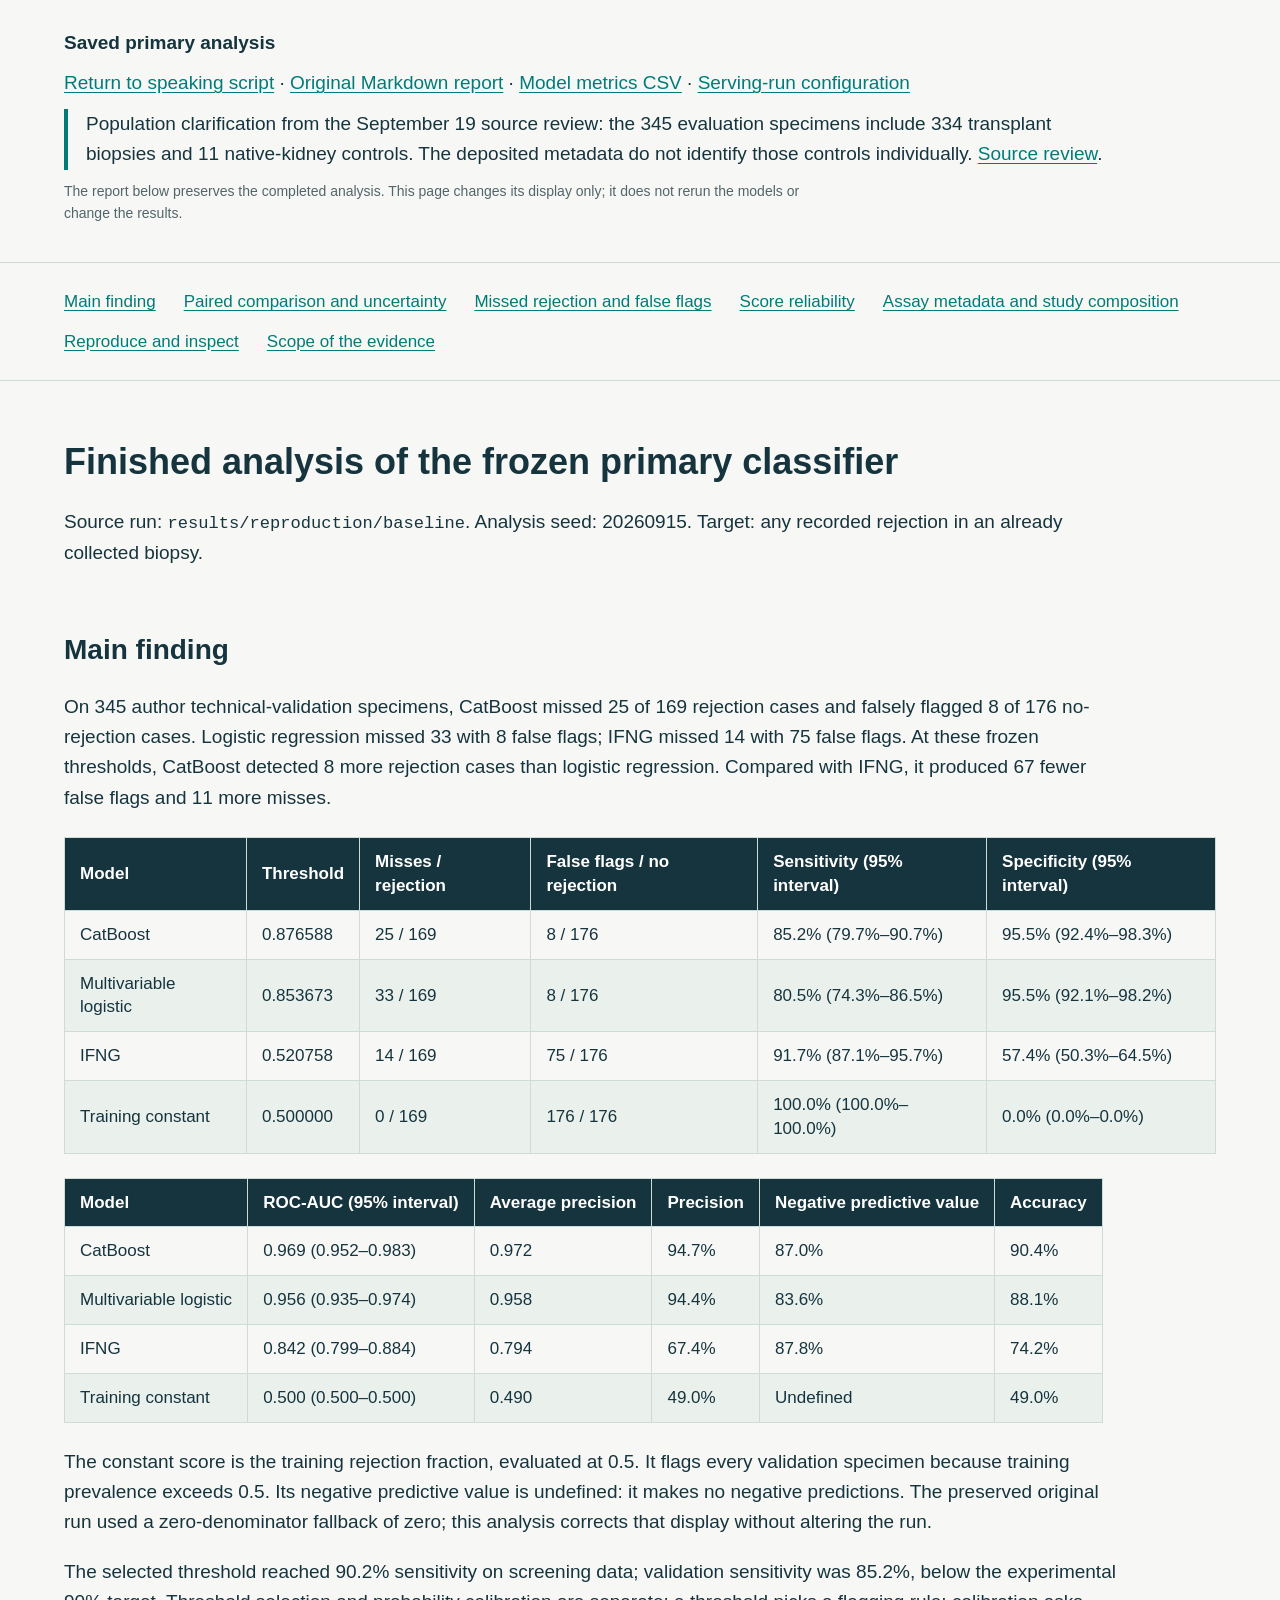
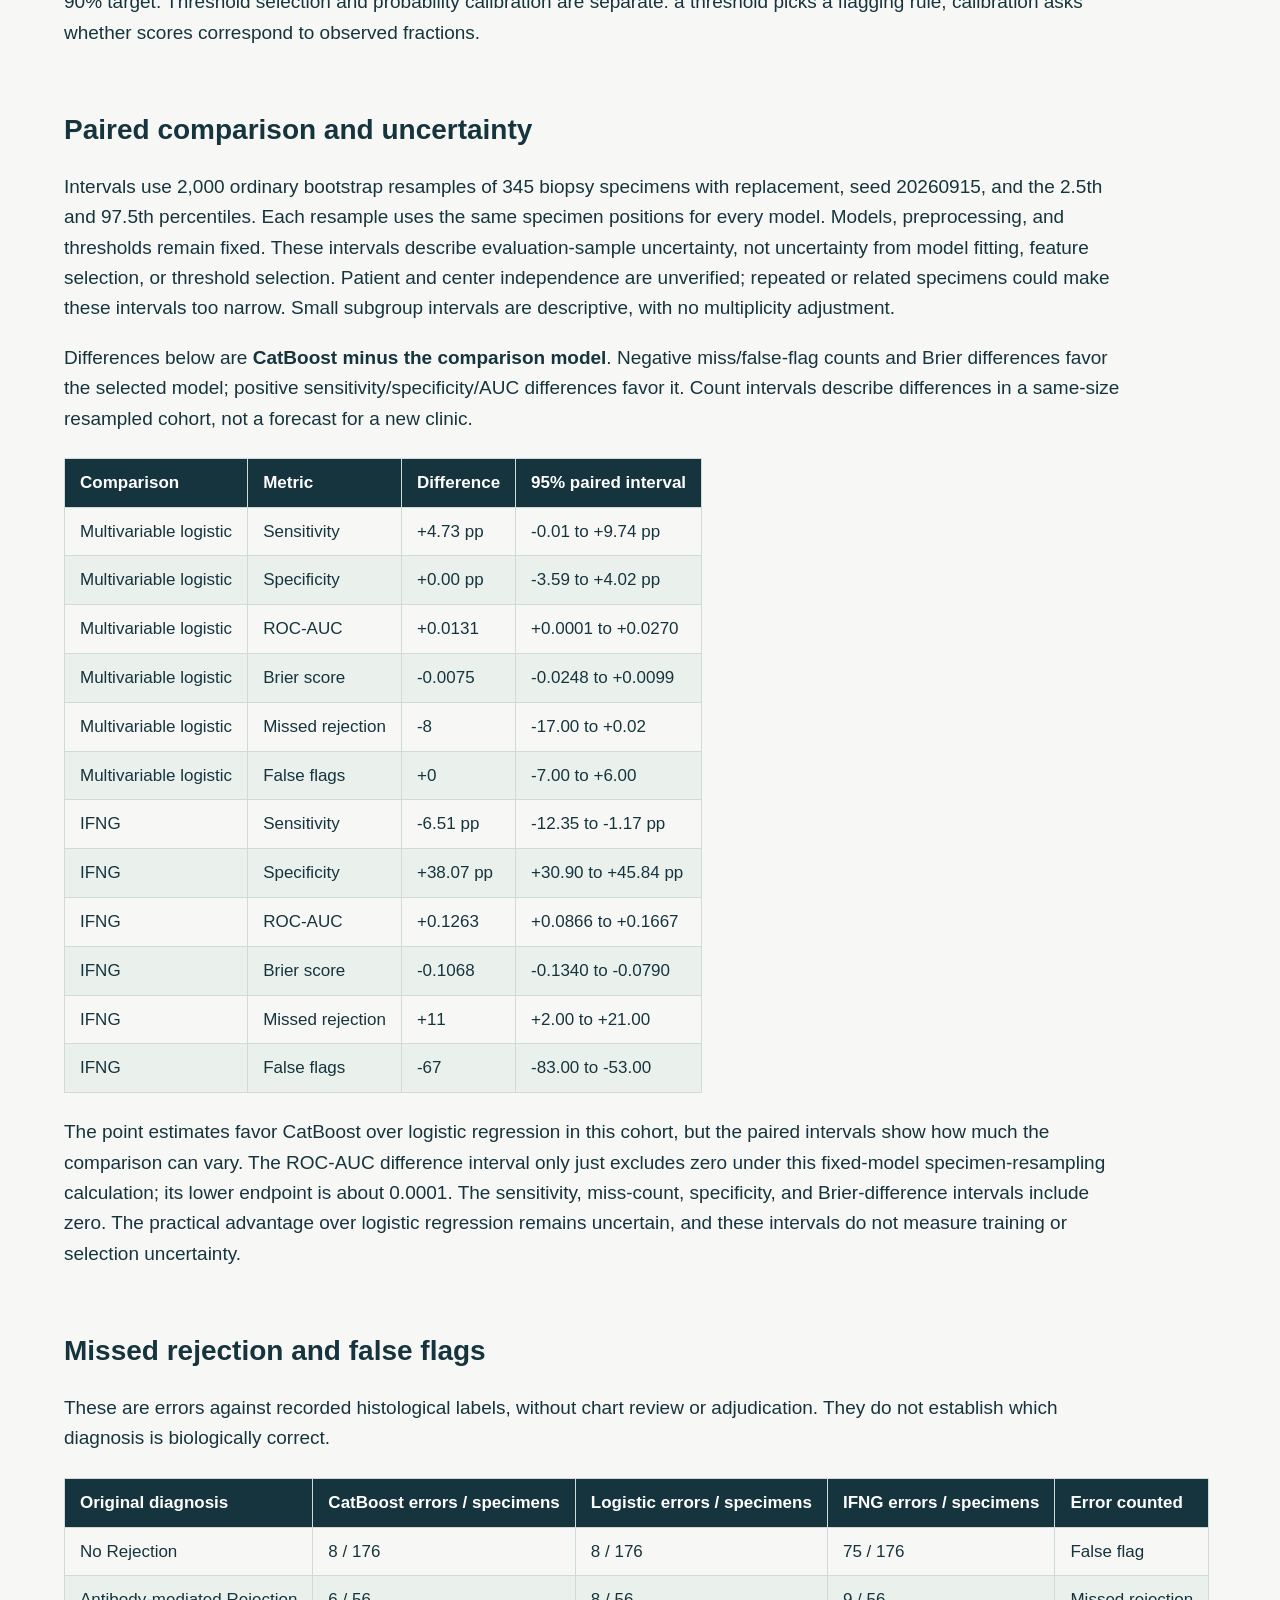
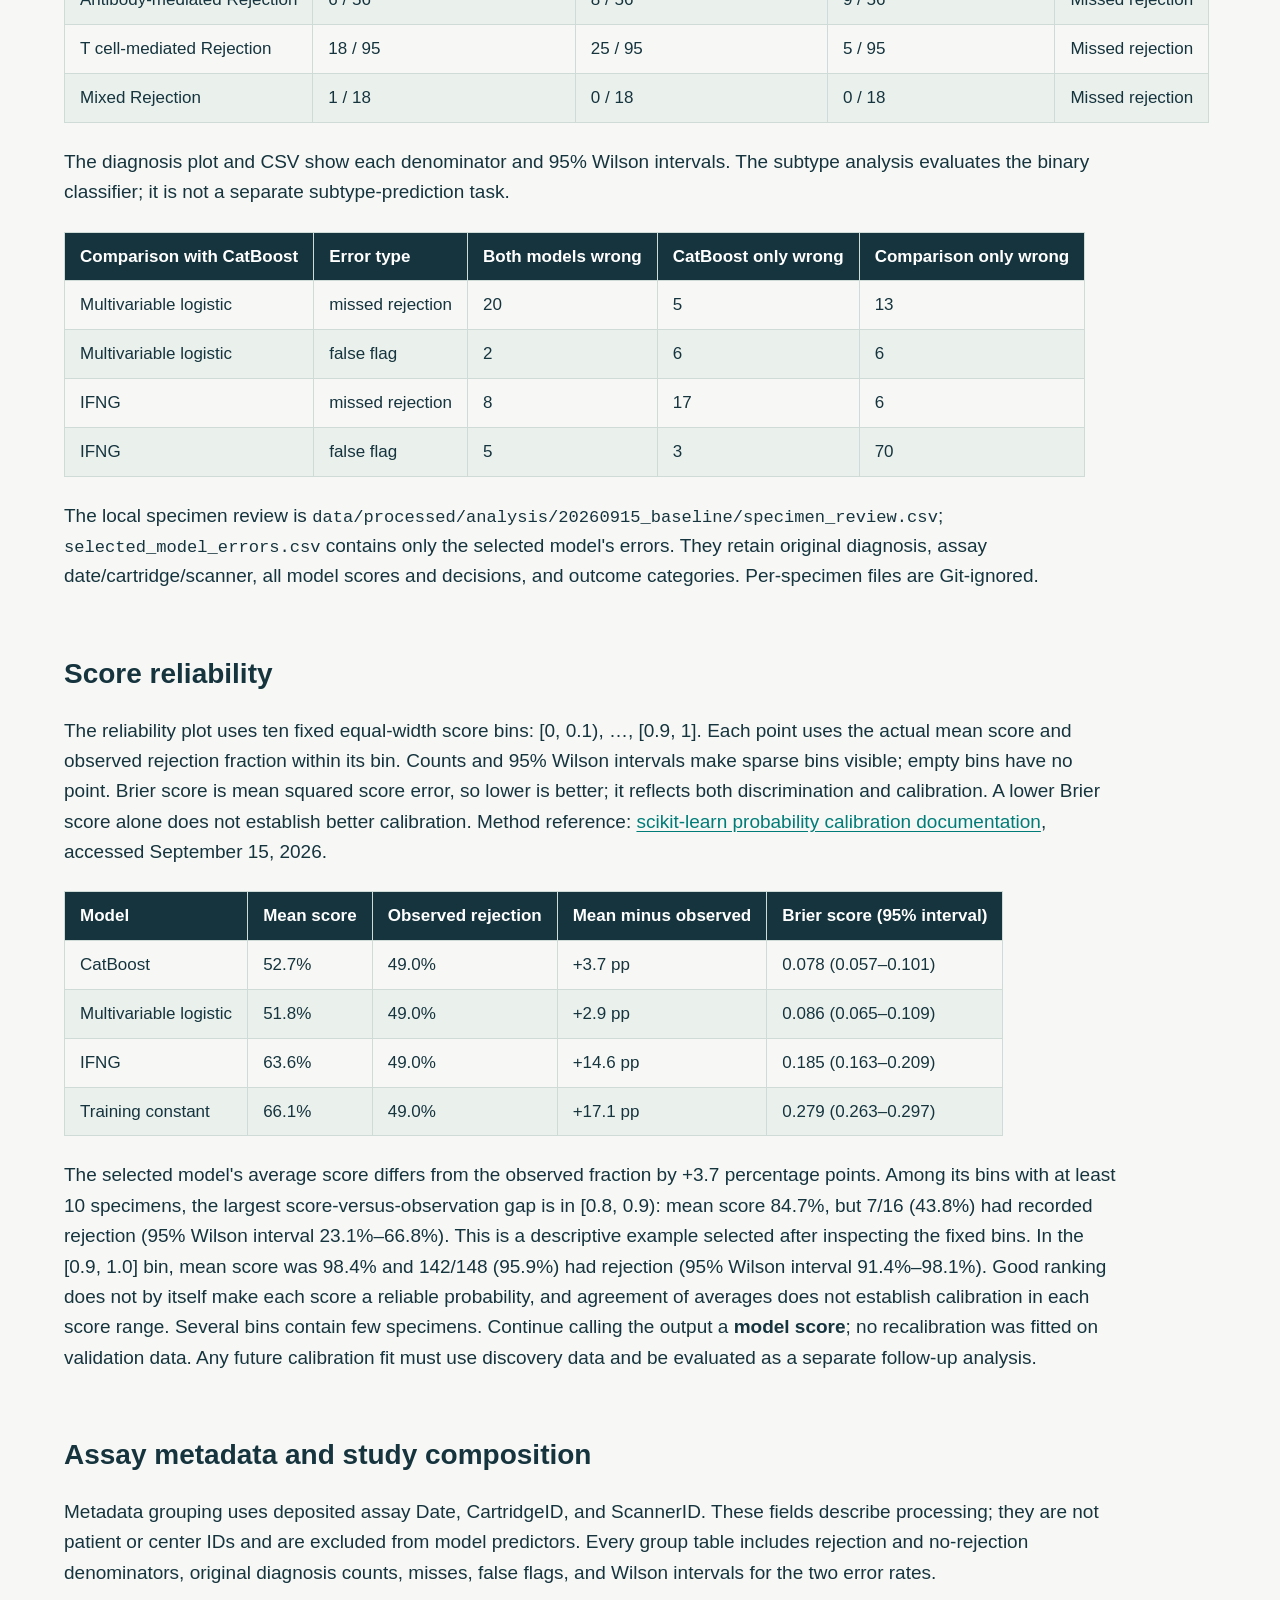
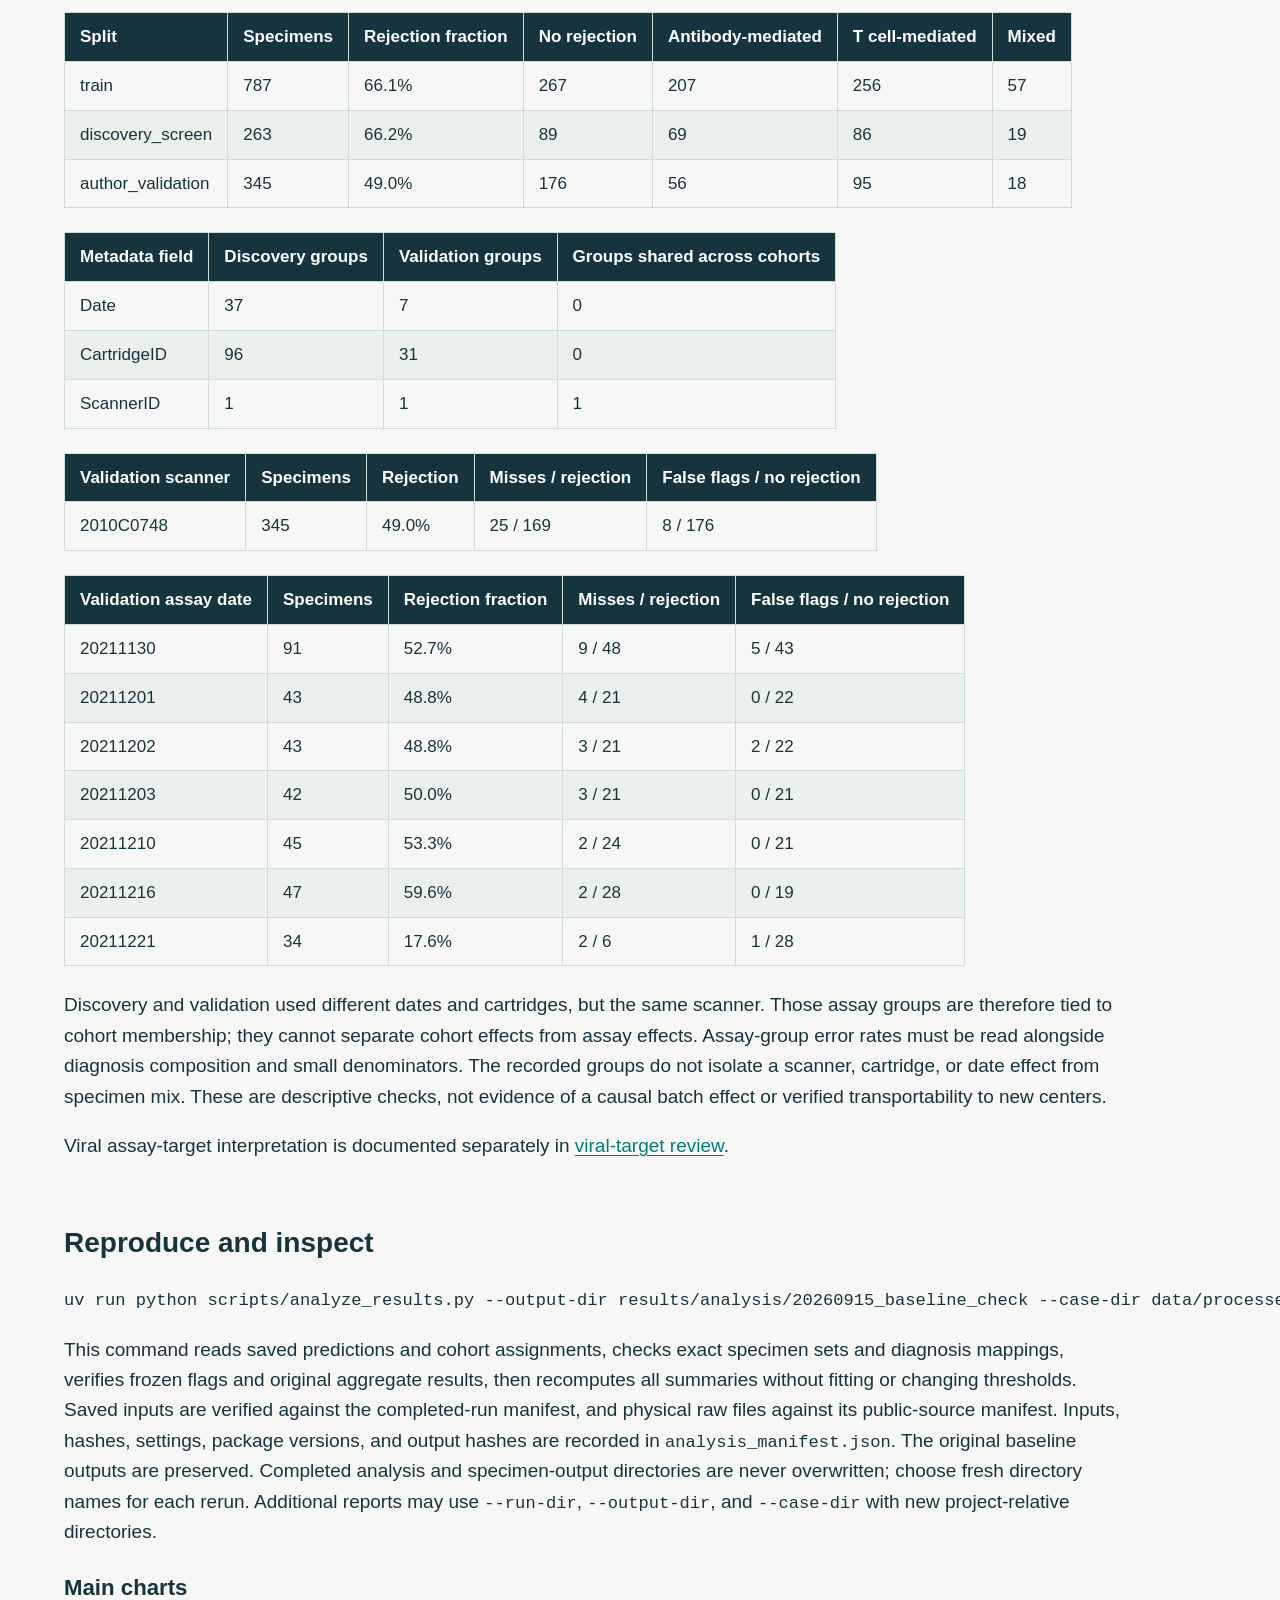
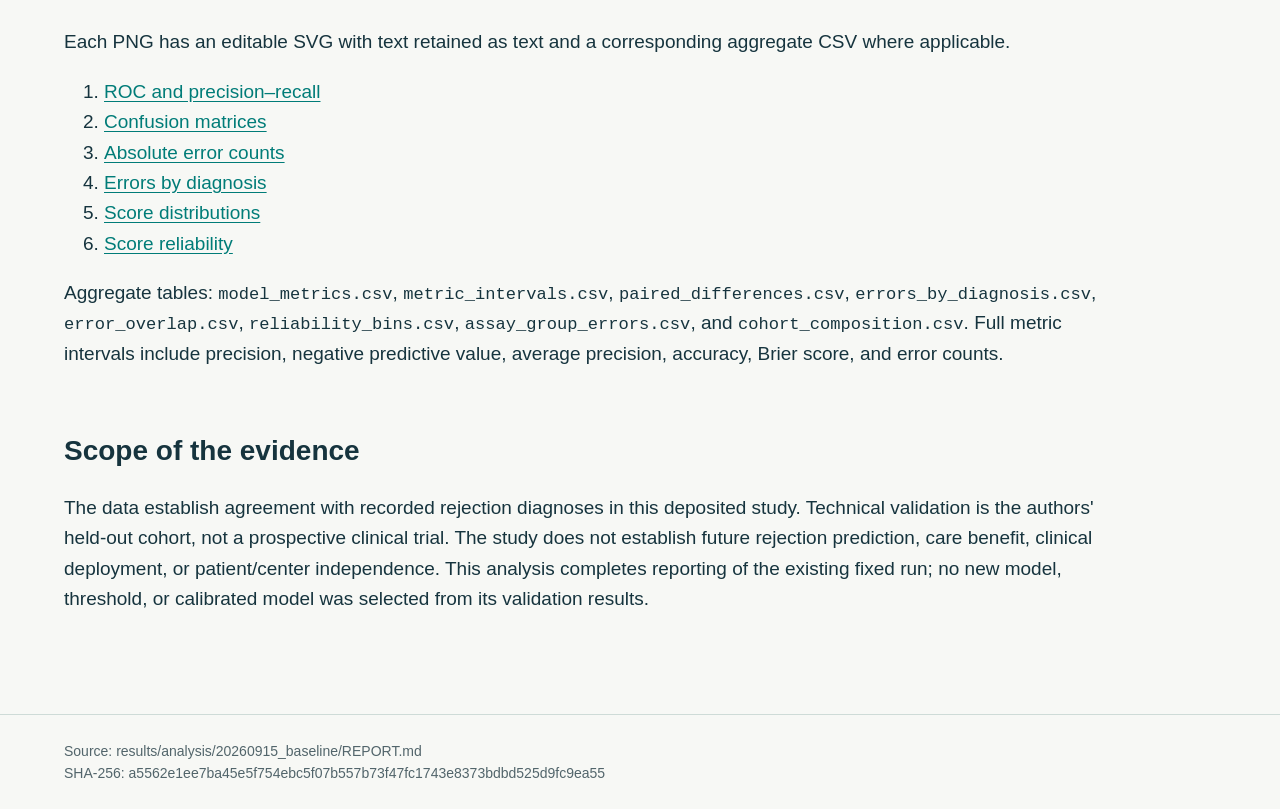
<file: presentation/analysis_report.html>
<!doctype html>
<html lang="en"><head><meta charset="utf-8"><meta name="viewport" content="width=device-width,initial-scale=1">
<title>Primary analysis report · Kidney biopsy classifier</title>
<style>
:root{color-scheme:light}*{box-sizing:border-box}html{scroll-behavior:smooth;scroll-padding-top:25px}body{margin:0;background:#F7F8F5;color:#16343E;font:19px/1.6 Arial,sans-serif}header{padding:28px 5vw;border-bottom:1px solid #CEDBD7}header p{margin:0 0 10px}a{color:#007C78;text-underline-offset:3px}nav{padding:25px 5vw;border-bottom:1px solid #CEDBD7;display:flex;gap:12px 28px;flex-wrap:wrap;font-size:17px}main{max-width:1500px;margin:auto;padding:35px 5vw 80px}h1{font-size:36px;line-height:1.2}h2{font-size:28px;margin:60px 0 18px}p{max-width:100ch}table{border-collapse:collapse;width:100%;font-size:17px;line-height:1.4;margin:24px 0;display:block;overflow:auto}th,td{border:1px solid #CEDBD7;padding:12px 15px;text-align:left}th{background:#16343E;color:white}tr:nth-child(even){background:#EAF1ED}code{overflow-wrap:anywhere;font-size:.9em}.context{border-left:4px solid #007C78;padding-left:18px}.provenance{font-size:14px;color:#52656B;overflow-wrap:anywhere}footer{border-top:1px solid #CEDBD7;padding:25px 5vw}@media print{nav,header .links{display:none}body{font-size:11pt}main{padding:0}table{font-size:9pt;display:table}h2{break-after:avoid}}
</style></head><body>
<header><p><strong>Saved primary analysis</strong></p><p class="links"><a href="speaking_script.html#slide-13">Return to speaking script</a> · <a href="../results/analysis/20260915_baseline/REPORT.md">Original Markdown report</a> · <a href="../results/analysis/20260915_baseline/model_metrics.csv">Model metrics CSV</a> · <a href="../results/reproduction/20260915_shared/configuration.json">Serving-run configuration</a></p>
<p class="context">Population clarification from the September 19 source review: the 345 evaluation specimens include 334 transplant biopsies and 11 native-kidney controls. The deposited metadata do not identify those controls individually. <a href="../docs/references/STUDY_AUDIT_20260919.md">Source review</a>.</p>
<p class="provenance">The report below preserves the completed analysis. This page changes its display only; it does not rerun the models or change the results.</p></header>
<nav aria-label="Report sections"><a href="#main-finding">Main finding</a><a href="#paired-comparison-and-uncertainty">Paired comparison and uncertainty</a><a href="#missed-rejection-and-false-flags">Missed rejection and false flags</a><a href="#score-reliability">Score reliability</a><a href="#assay-metadata-and-study-composition">Assay metadata and study composition</a><a href="#reproduce-and-inspect">Reproduce and inspect</a><a href="#scope-of-the-evidence">Scope of the evidence</a></nav>
<main><h1>Finished analysis of the frozen primary classifier</h1>
<p>Source run: <code>results/reproduction/baseline</code>. Analysis seed: 20260915. Target: any recorded rejection in an already collected biopsy.</p>
<h2 id="main-finding">Main finding</h2>
<p>On 345 author technical-validation specimens, CatBoost missed 25 of 169 rejection cases and falsely flagged 8 of 176 no-rejection cases. Logistic regression missed 33 with 8 false flags; IFNG missed 14 with 75 false flags. At these frozen thresholds, CatBoost detected 8 more rejection cases than logistic regression. Compared with IFNG, it produced 67 fewer false flags and 11 more misses.</p>
<table>
<thead>
<tr>
<th>Model</th>
<th align="right">Threshold</th>
<th align="right">Misses / rejection</th>
<th align="right">False flags / no rejection</th>
<th>Sensitivity (95% interval)</th>
<th>Specificity (95% interval)</th>
</tr>
</thead>
<tbody><tr>
<td>CatBoost</td>
<td align="right">0.876588</td>
<td align="right">25 / 169</td>
<td align="right">8 / 176</td>
<td>85.2% (79.7%–90.7%)</td>
<td>95.5% (92.4%–98.3%)</td>
</tr>
<tr>
<td>Multivariable logistic</td>
<td align="right">0.853673</td>
<td align="right">33 / 169</td>
<td align="right">8 / 176</td>
<td>80.5% (74.3%–86.5%)</td>
<td>95.5% (92.1%–98.2%)</td>
</tr>
<tr>
<td>IFNG</td>
<td align="right">0.520758</td>
<td align="right">14 / 169</td>
<td align="right">75 / 176</td>
<td>91.7% (87.1%–95.7%)</td>
<td>57.4% (50.3%–64.5%)</td>
</tr>
<tr>
<td>Training constant</td>
<td align="right">0.500000</td>
<td align="right">0 / 169</td>
<td align="right">176 / 176</td>
<td>100.0% (100.0%–100.0%)</td>
<td>0.0% (0.0%–0.0%)</td>
</tr>
</tbody></table>
<table>
<thead>
<tr>
<th>Model</th>
<th>ROC-AUC (95% interval)</th>
<th align="right">Average precision</th>
<th align="right">Precision</th>
<th align="right">Negative predictive value</th>
<th align="right">Accuracy</th>
</tr>
</thead>
<tbody><tr>
<td>CatBoost</td>
<td>0.969 (0.952–0.983)</td>
<td align="right">0.972</td>
<td align="right">94.7%</td>
<td align="right">87.0%</td>
<td align="right">90.4%</td>
</tr>
<tr>
<td>Multivariable logistic</td>
<td>0.956 (0.935–0.974)</td>
<td align="right">0.958</td>
<td align="right">94.4%</td>
<td align="right">83.6%</td>
<td align="right">88.1%</td>
</tr>
<tr>
<td>IFNG</td>
<td>0.842 (0.799–0.884)</td>
<td align="right">0.794</td>
<td align="right">67.4%</td>
<td align="right">87.8%</td>
<td align="right">74.2%</td>
</tr>
<tr>
<td>Training constant</td>
<td>0.500 (0.500–0.500)</td>
<td align="right">0.490</td>
<td align="right">49.0%</td>
<td align="right">Undefined</td>
<td align="right">49.0%</td>
</tr>
</tbody></table>
<p>The constant score is the training rejection fraction, evaluated at 0.5. It flags every validation specimen because training prevalence exceeds 0.5. Its negative predictive value is undefined: it makes no negative predictions. The preserved original run used a zero-denominator fallback of zero; this analysis corrects that display without altering the run.</p>
<p>The selected threshold reached 90.2% sensitivity on screening data; validation sensitivity was 85.2%, below the experimental 90% target. Threshold selection and probability calibration are separate: a threshold picks a flagging rule; calibration asks whether scores correspond to observed fractions.</p>
<h2 id="paired-comparison-and-uncertainty">Paired comparison and uncertainty</h2>
<p>Intervals use 2,000 ordinary bootstrap resamples of 345 biopsy specimens with replacement, seed 20260915, and the 2.5th and 97.5th percentiles. Each resample uses the same specimen positions for every model. Models, preprocessing, and thresholds remain fixed. These intervals describe evaluation-sample uncertainty, not uncertainty from model fitting, feature selection, or threshold selection. Patient and center independence are unverified; repeated or related specimens could make these intervals too narrow. Small subgroup intervals are descriptive, with no multiplicity adjustment.</p>
<p>Differences below are <strong>CatBoost minus the comparison model</strong>. Negative miss/false-flag counts and Brier differences favor the selected model; positive sensitivity/specificity/AUC differences favor it. Count intervals describe differences in a same-size resampled cohort, not a forecast for a new clinic.</p>
<table>
<thead>
<tr>
<th>Comparison</th>
<th>Metric</th>
<th align="right">Difference</th>
<th>95% paired interval</th>
</tr>
</thead>
<tbody><tr>
<td>Multivariable logistic</td>
<td>Sensitivity</td>
<td align="right">+4.73 pp</td>
<td>-0.01 to +9.74 pp</td>
</tr>
<tr>
<td>Multivariable logistic</td>
<td>Specificity</td>
<td align="right">+0.00 pp</td>
<td>-3.59 to +4.02 pp</td>
</tr>
<tr>
<td>Multivariable logistic</td>
<td>ROC-AUC</td>
<td align="right">+0.0131</td>
<td>+0.0001 to +0.0270</td>
</tr>
<tr>
<td>Multivariable logistic</td>
<td>Brier score</td>
<td align="right">-0.0075</td>
<td>-0.0248 to +0.0099</td>
</tr>
<tr>
<td>Multivariable logistic</td>
<td>Missed rejection</td>
<td align="right">-8</td>
<td>-17.00 to +0.02</td>
</tr>
<tr>
<td>Multivariable logistic</td>
<td>False flags</td>
<td align="right">+0</td>
<td>-7.00 to +6.00</td>
</tr>
<tr>
<td>IFNG</td>
<td>Sensitivity</td>
<td align="right">-6.51 pp</td>
<td>-12.35 to -1.17 pp</td>
</tr>
<tr>
<td>IFNG</td>
<td>Specificity</td>
<td align="right">+38.07 pp</td>
<td>+30.90 to +45.84 pp</td>
</tr>
<tr>
<td>IFNG</td>
<td>ROC-AUC</td>
<td align="right">+0.1263</td>
<td>+0.0866 to +0.1667</td>
</tr>
<tr>
<td>IFNG</td>
<td>Brier score</td>
<td align="right">-0.1068</td>
<td>-0.1340 to -0.0790</td>
</tr>
<tr>
<td>IFNG</td>
<td>Missed rejection</td>
<td align="right">+11</td>
<td>+2.00 to +21.00</td>
</tr>
<tr>
<td>IFNG</td>
<td>False flags</td>
<td align="right">-67</td>
<td>-83.00 to -53.00</td>
</tr>
</tbody></table>
<p>The point estimates favor CatBoost over logistic regression in this cohort, but the paired intervals show how much the comparison can vary. The ROC-AUC difference interval only just excludes zero under this fixed-model specimen-resampling calculation; its lower endpoint is about 0.0001. The sensitivity, miss-count, specificity, and Brier-difference intervals include zero. The practical advantage over logistic regression remains uncertain, and these intervals do not measure training or selection uncertainty.</p>
<h2 id="missed-rejection-and-false-flags">Missed rejection and false flags</h2>
<p>These are errors against recorded histological labels, without chart review or adjudication. They do not establish which diagnosis is biologically correct.</p>
<table>
<thead>
<tr>
<th>Original diagnosis</th>
<th align="right">CatBoost errors / specimens</th>
<th align="right">Logistic errors / specimens</th>
<th align="right">IFNG errors / specimens</th>
<th>Error counted</th>
</tr>
</thead>
<tbody><tr>
<td>No Rejection</td>
<td align="right">8 / 176</td>
<td align="right">8 / 176</td>
<td align="right">75 / 176</td>
<td>False flag</td>
</tr>
<tr>
<td>Antibody-mediated Rejection</td>
<td align="right">6 / 56</td>
<td align="right">8 / 56</td>
<td align="right">9 / 56</td>
<td>Missed rejection</td>
</tr>
<tr>
<td>T cell-mediated Rejection</td>
<td align="right">18 / 95</td>
<td align="right">25 / 95</td>
<td align="right">5 / 95</td>
<td>Missed rejection</td>
</tr>
<tr>
<td>Mixed Rejection</td>
<td align="right">1 / 18</td>
<td align="right">0 / 18</td>
<td align="right">0 / 18</td>
<td>Missed rejection</td>
</tr>
</tbody></table>
<p>The diagnosis plot and CSV show each denominator and 95% Wilson intervals. The subtype analysis evaluates the binary classifier; it is not a separate subtype-prediction task.</p>
<table>
<thead>
<tr>
<th>Comparison with CatBoost</th>
<th>Error type</th>
<th align="right">Both models wrong</th>
<th align="right">CatBoost only wrong</th>
<th align="right">Comparison only wrong</th>
</tr>
</thead>
<tbody><tr>
<td>Multivariable logistic</td>
<td>missed rejection</td>
<td align="right">20</td>
<td align="right">5</td>
<td align="right">13</td>
</tr>
<tr>
<td>Multivariable logistic</td>
<td>false flag</td>
<td align="right">2</td>
<td align="right">6</td>
<td align="right">6</td>
</tr>
<tr>
<td>IFNG</td>
<td>missed rejection</td>
<td align="right">8</td>
<td align="right">17</td>
<td align="right">6</td>
</tr>
<tr>
<td>IFNG</td>
<td>false flag</td>
<td align="right">5</td>
<td align="right">3</td>
<td align="right">70</td>
</tr>
</tbody></table>
<p>The local specimen review is <code>data/processed/analysis/20260915_baseline/specimen_review.csv</code>; <code>selected_model_errors.csv</code> contains only the selected model&#39;s errors. They retain original diagnosis, assay date/cartridge/scanner, all model scores and decisions, and outcome categories. Per-specimen files are Git-ignored.</p>
<h2 id="score-reliability">Score reliability</h2>
<p>The reliability plot uses ten fixed equal-width score bins: [0, 0.1), …, [0.9, 1]. Each point uses the actual mean score and observed rejection fraction within its bin. Counts and 95% Wilson intervals make sparse bins visible; empty bins have no point. Brier score is mean squared score error, so lower is better; it reflects both discrimination and calibration. A lower Brier score alone does not establish better calibration. Method reference: <a href="https://scikit-learn.org/stable/modules/calibration.html">scikit-learn probability calibration documentation</a>, accessed September 15, 2026.</p>
<table>
<thead>
<tr>
<th>Model</th>
<th align="right">Mean score</th>
<th align="right">Observed rejection</th>
<th align="right">Mean minus observed</th>
<th>Brier score (95% interval)</th>
</tr>
</thead>
<tbody><tr>
<td>CatBoost</td>
<td align="right">52.7%</td>
<td align="right">49.0%</td>
<td align="right">+3.7 pp</td>
<td>0.078 (0.057–0.101)</td>
</tr>
<tr>
<td>Multivariable logistic</td>
<td align="right">51.8%</td>
<td align="right">49.0%</td>
<td align="right">+2.9 pp</td>
<td>0.086 (0.065–0.109)</td>
</tr>
<tr>
<td>IFNG</td>
<td align="right">63.6%</td>
<td align="right">49.0%</td>
<td align="right">+14.6 pp</td>
<td>0.185 (0.163–0.209)</td>
</tr>
<tr>
<td>Training constant</td>
<td align="right">66.1%</td>
<td align="right">49.0%</td>
<td align="right">+17.1 pp</td>
<td>0.279 (0.263–0.297)</td>
</tr>
</tbody></table>
<p>The selected model&#39;s average score differs from the observed fraction by +3.7 percentage points. Among its bins with at least 10 specimens, the largest score-versus-observation gap is in [0.8, 0.9): mean score 84.7%, but 7/16 (43.8%) had recorded rejection (95% Wilson interval 23.1%–66.8%). This is a descriptive example selected after inspecting the fixed bins. In the [0.9, 1.0] bin, mean score was 98.4% and 142/148 (95.9%) had rejection (95% Wilson interval 91.4%–98.1%). Good ranking does not by itself make each score a reliable probability, and agreement of averages does not establish calibration in each score range. Several bins contain few specimens. Continue calling the output a <strong>model score</strong>; no recalibration was fitted on validation data. Any future calibration fit must use discovery data and be evaluated as a separate follow-up analysis.</p>
<h2 id="assay-metadata-and-study-composition">Assay metadata and study composition</h2>
<p>Metadata grouping uses deposited assay Date, CartridgeID, and ScannerID. These fields describe processing; they are not patient or center IDs and are excluded from model predictors. Every group table includes rejection and no-rejection denominators, original diagnosis counts, misses, false flags, and Wilson intervals for the two error rates.</p>
<table>
<thead>
<tr>
<th>Split</th>
<th align="right">Specimens</th>
<th align="right">Rejection fraction</th>
<th align="right">No rejection</th>
<th align="right">Antibody-mediated</th>
<th align="right">T cell-mediated</th>
<th align="right">Mixed</th>
</tr>
</thead>
<tbody><tr>
<td>train</td>
<td align="right">787</td>
<td align="right">66.1%</td>
<td align="right">267</td>
<td align="right">207</td>
<td align="right">256</td>
<td align="right">57</td>
</tr>
<tr>
<td>discovery_screen</td>
<td align="right">263</td>
<td align="right">66.2%</td>
<td align="right">89</td>
<td align="right">69</td>
<td align="right">86</td>
<td align="right">19</td>
</tr>
<tr>
<td>author_validation</td>
<td align="right">345</td>
<td align="right">49.0%</td>
<td align="right">176</td>
<td align="right">56</td>
<td align="right">95</td>
<td align="right">18</td>
</tr>
</tbody></table>
<table>
<thead>
<tr>
<th>Metadata field</th>
<th align="right">Discovery groups</th>
<th align="right">Validation groups</th>
<th align="right">Groups shared across cohorts</th>
</tr>
</thead>
<tbody><tr>
<td>Date</td>
<td align="right">37</td>
<td align="right">7</td>
<td align="right">0</td>
</tr>
<tr>
<td>CartridgeID</td>
<td align="right">96</td>
<td align="right">31</td>
<td align="right">0</td>
</tr>
<tr>
<td>ScannerID</td>
<td align="right">1</td>
<td align="right">1</td>
<td align="right">1</td>
</tr>
</tbody></table>
<table>
<thead>
<tr>
<th>Validation scanner</th>
<th align="right">Specimens</th>
<th align="right">Rejection</th>
<th align="right">Misses / rejection</th>
<th align="right">False flags / no rejection</th>
</tr>
</thead>
<tbody><tr>
<td>2010C0748</td>
<td align="right">345</td>
<td align="right">49.0%</td>
<td align="right">25 / 169</td>
<td align="right">8 / 176</td>
</tr>
</tbody></table>
<table>
<thead>
<tr>
<th>Validation assay date</th>
<th align="right">Specimens</th>
<th align="right">Rejection fraction</th>
<th align="right">Misses / rejection</th>
<th align="right">False flags / no rejection</th>
</tr>
</thead>
<tbody><tr>
<td>20211130</td>
<td align="right">91</td>
<td align="right">52.7%</td>
<td align="right">9 / 48</td>
<td align="right">5 / 43</td>
</tr>
<tr>
<td>20211201</td>
<td align="right">43</td>
<td align="right">48.8%</td>
<td align="right">4 / 21</td>
<td align="right">0 / 22</td>
</tr>
<tr>
<td>20211202</td>
<td align="right">43</td>
<td align="right">48.8%</td>
<td align="right">3 / 21</td>
<td align="right">2 / 22</td>
</tr>
<tr>
<td>20211203</td>
<td align="right">42</td>
<td align="right">50.0%</td>
<td align="right">3 / 21</td>
<td align="right">0 / 21</td>
</tr>
<tr>
<td>20211210</td>
<td align="right">45</td>
<td align="right">53.3%</td>
<td align="right">2 / 24</td>
<td align="right">0 / 21</td>
</tr>
<tr>
<td>20211216</td>
<td align="right">47</td>
<td align="right">59.6%</td>
<td align="right">2 / 28</td>
<td align="right">0 / 19</td>
</tr>
<tr>
<td>20211221</td>
<td align="right">34</td>
<td align="right">17.6%</td>
<td align="right">2 / 6</td>
<td align="right">1 / 28</td>
</tr>
</tbody></table>
<p>Discovery and validation used different dates and cartridges, but the same scanner. Those assay groups are therefore tied to cohort membership; they cannot separate cohort effects from assay effects. Assay-group error rates must be read alongside diagnosis composition and small denominators. The recorded groups do not isolate a scanner, cartridge, or date effect from specimen mix. These are descriptive checks, not evidence of a causal batch effect or verified transportability to new centers.</p>
<p>Viral assay-target interpretation is documented separately in <a href="../results/analysis/20260915_viral/REPORT.md">viral-target review</a>.</p>
<h2 id="reproduce-and-inspect">Reproduce and inspect</h2>
<pre><code class="language-powershell">uv run python scripts/analyze_results.py --output-dir results/analysis/20260915_baseline_check --case-dir data/processed/analysis/20260915_baseline_check
</code></pre>
<p>This command reads saved predictions and cohort assignments, checks exact specimen sets and diagnosis mappings, verifies frozen flags and original aggregate results, then recomputes all summaries without fitting or changing thresholds. Saved inputs are verified against the completed-run manifest, and physical raw files against its public-source manifest. Inputs, hashes, settings, package versions, and output hashes are recorded in <code>analysis_manifest.json</code>. The original baseline outputs are preserved. Completed analysis and specimen-output directories are never overwritten; choose fresh directory names for each rerun. Additional reports may use <code>--run-dir</code>, <code>--output-dir</code>, and <code>--case-dir</code> with new project-relative directories.</p>
<h3>Main charts</h3>
<p>Each PNG has an editable SVG with text retained as text and a corresponding aggregate CSV where applicable.</p>
<ol>
<li><a href="../results/analysis/20260915_baseline/figures/01_roc_precision_recall.svg">ROC and precision–recall</a></li>
<li><a href="../results/analysis/20260915_baseline/figures/02_confusion_matrices.svg">Confusion matrices</a></li>
<li><a href="../results/analysis/20260915_baseline/figures/03_absolute_errors.svg">Absolute error counts</a></li>
<li><a href="../results/analysis/20260915_baseline/figures/04_errors_by_diagnosis.svg">Errors by diagnosis</a></li>
<li><a href="../results/analysis/20260915_baseline/figures/05_score_distributions.svg">Score distributions</a></li>
<li><a href="../results/analysis/20260915_baseline/figures/06_score_reliability.svg">Score reliability</a></li>
</ol>
<p>Aggregate tables: <code>model_metrics.csv</code>, <code>metric_intervals.csv</code>, <code>paired_differences.csv</code>, <code>errors_by_diagnosis.csv</code>, <code>error_overlap.csv</code>, <code>reliability_bins.csv</code>, <code>assay_group_errors.csv</code>, and <code>cohort_composition.csv</code>. Full metric intervals include precision, negative predictive value, average precision, accuracy, Brier score, and error counts.</p>
<h2 id="scope-of-the-evidence">Scope of the evidence</h2>
<p>The data establish agreement with recorded rejection diagnoses in this deposited study. Technical validation is the authors&#39; held-out cohort, not a prospective clinical trial. The study does not establish future rejection prediction, care benefit, clinical deployment, or patient/center independence. This analysis completes reporting of the existing fixed run; no new model, threshold, or calibrated model was selected from its validation results.</p>
</main><footer class="provenance">Source: results/analysis/20260915_baseline/REPORT.md<br>SHA-256: a5562e1ee7ba45e5f754ebc5f07b557b73f47fc1743e8373bdbd525d9fc9ea55</footer></body></html>
</file>
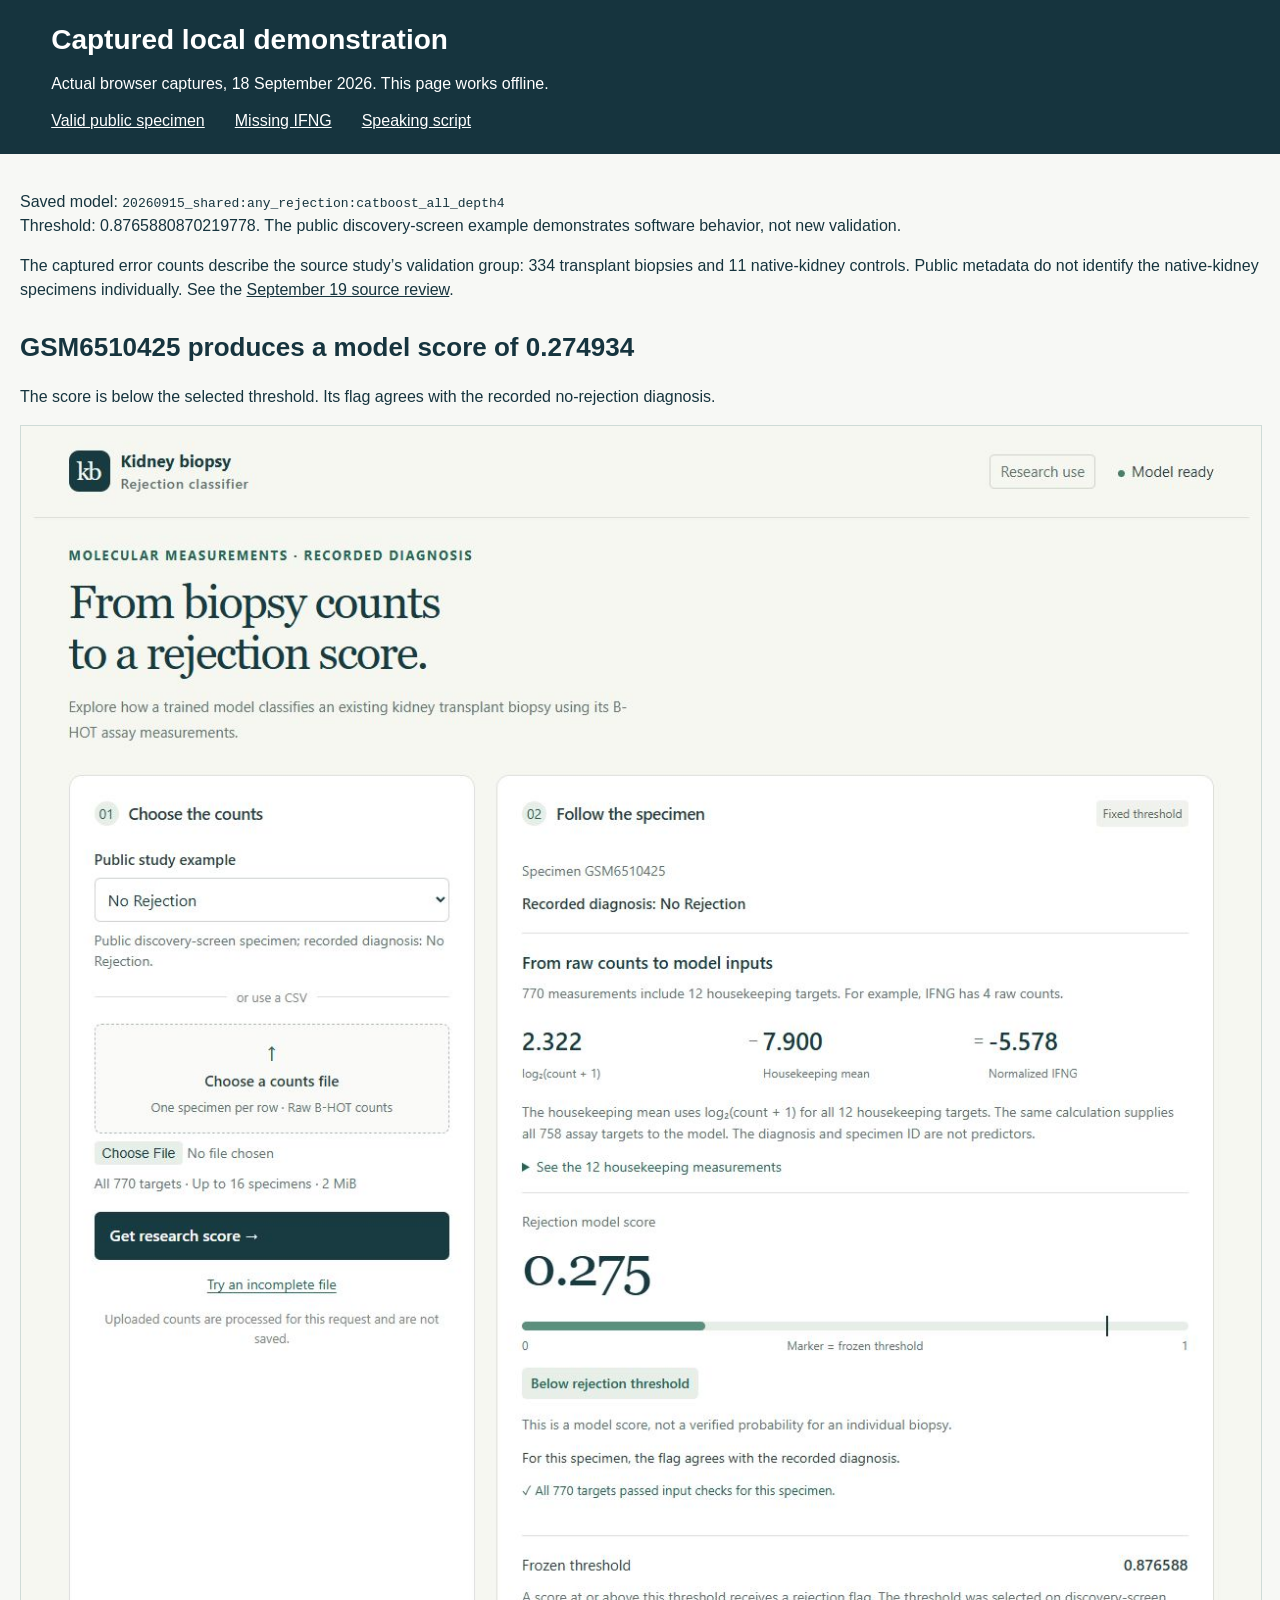
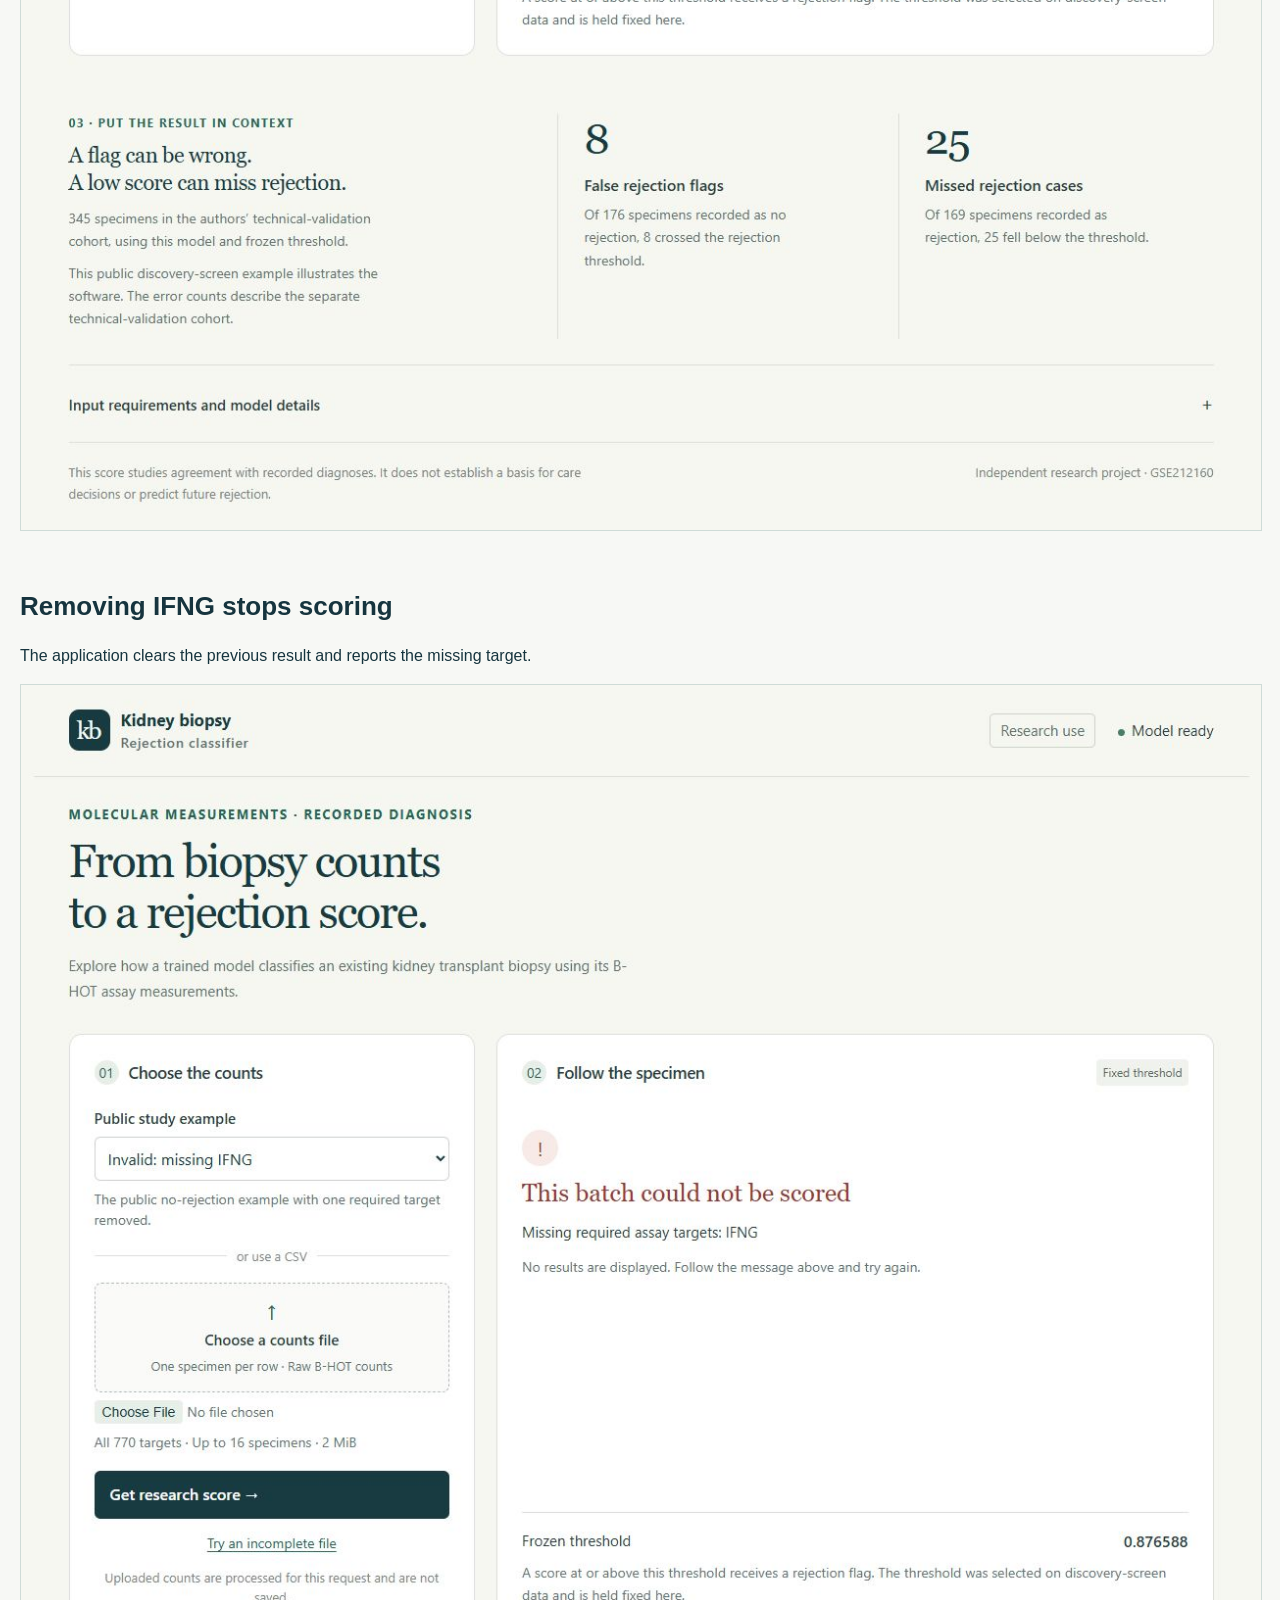
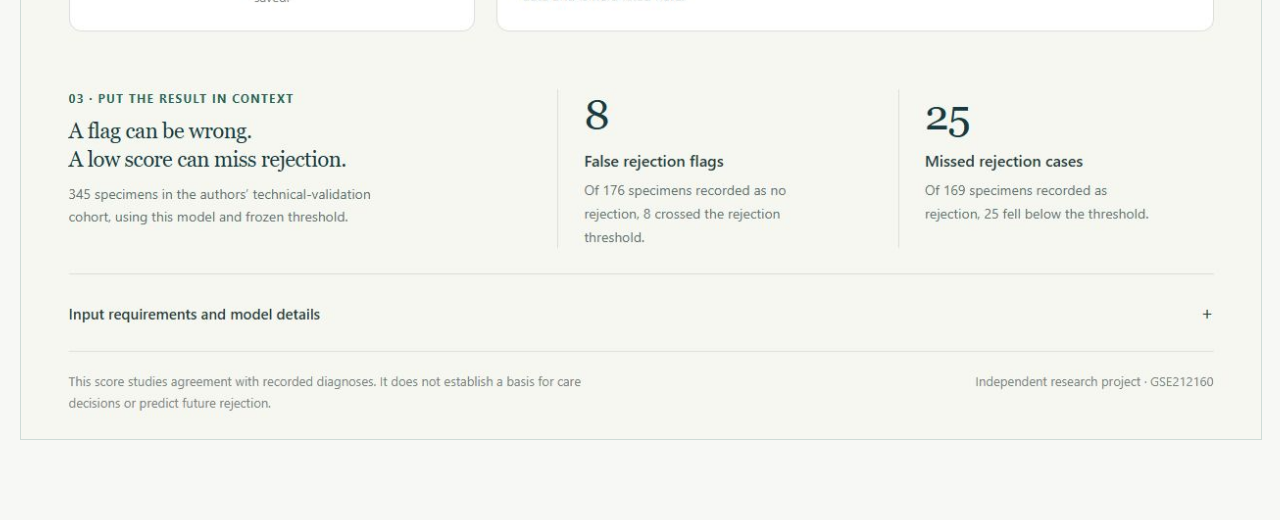
<file: presentation/demo_fallback.html>
<!doctype html>
<html lang="en"><meta charset="utf-8"><meta name="viewport" content="width=device-width, initial-scale=1">
<title>Captured demonstration · kidney biopsy classifier</title>
<style>body{margin:0;font-family:Arial,sans-serif;background:#F7F8F5;color:#16343E}header{padding:24px 4vw;background:#16343E;color:white}h1{font-size:28px;margin:0 0 10px}p{line-height:1.5}nav{display:flex;gap:30px}a{color:inherit}main{max-width:1440px;margin:auto;padding:20px}img{display:block;width:100%;height:auto;border:1px solid #CEDBD7}section{margin:30px 0 60px}h2{font-size:26px}code{overflow-wrap:anywhere}@media print{header{background:white;color:#16343E}section{break-before:page}}</style>
<header><h1>Captured local demonstration</h1><p>Actual browser captures, 18 September 2026. This page works offline.</p>
<nav><a href="#valid">Valid public specimen</a><a href="#invalid">Missing IFNG</a><a href="speaking_script.html#demo-specimen">Speaking script</a></nav></header>
<main><p>Saved model: <code>20260915_shared:any_rejection:catboost_all_depth4</code><br>
Threshold: 0.8765880870219778. The public discovery-screen example demonstrates software behavior, not new validation.</p>
<p>The captured error counts describe the source study’s validation group: 334 transplant biopsies and 11 native-kidney controls. Public metadata do not identify the native-kidney specimens individually. See the <a href="../docs/references/STUDY_AUDIT_20260919.md">September 19 source review</a>.</p>
<section id="valid"><h2>GSM6510425 produces a model score of 0.274934</h2>
<p>The score is below the selected threshold. Its flag agrees with the recorded no-rejection diagnosis.</p>
<img src="[data-uri]" alt="Actual local application displaying specimen GSM6510425, normalized IFNG minus 5.578 and model score 0.275"></section>
<section id="invalid"><h2>Removing IFNG stops scoring</h2><p>The application clears the previous result and reports the missing target.</p>
<img src="[data-uri]" alt="Actual local application reporting Missing required assay targets: IFNG and showing no prediction"></section></main></html>
</file>
